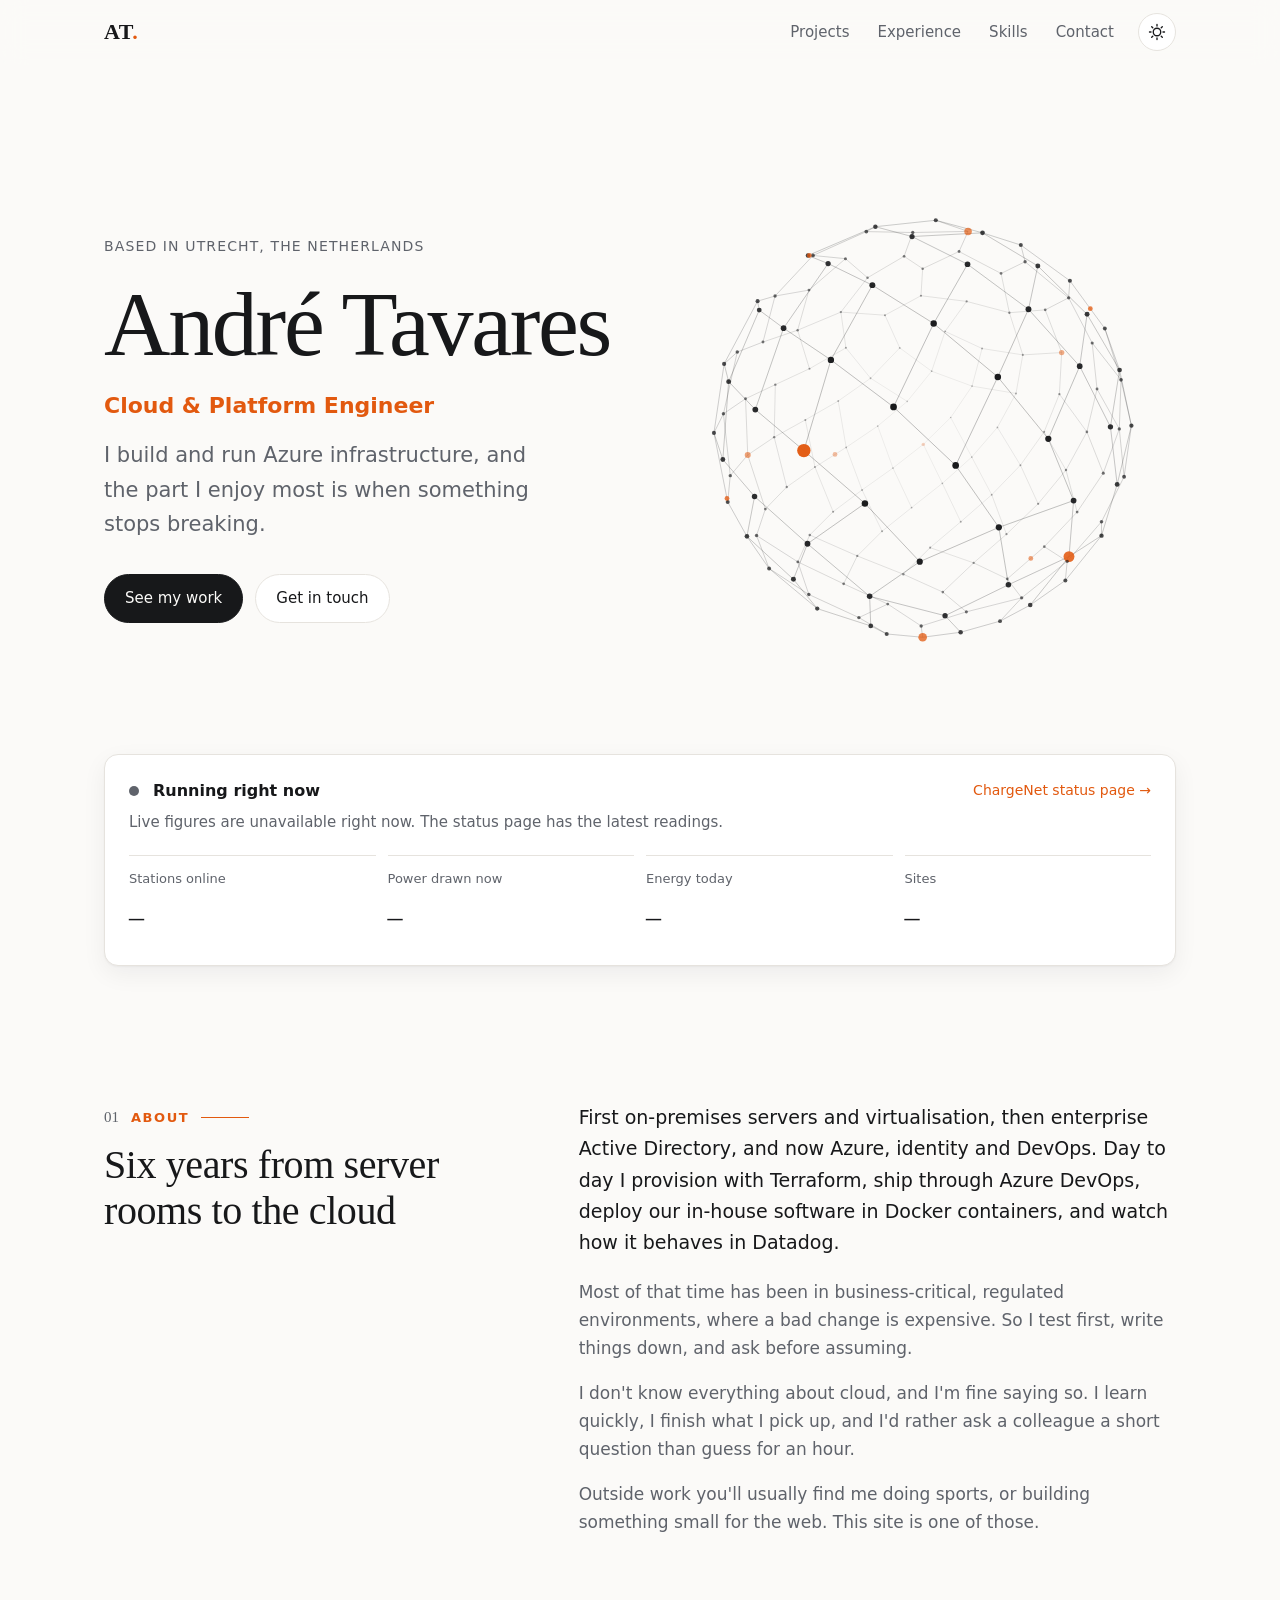
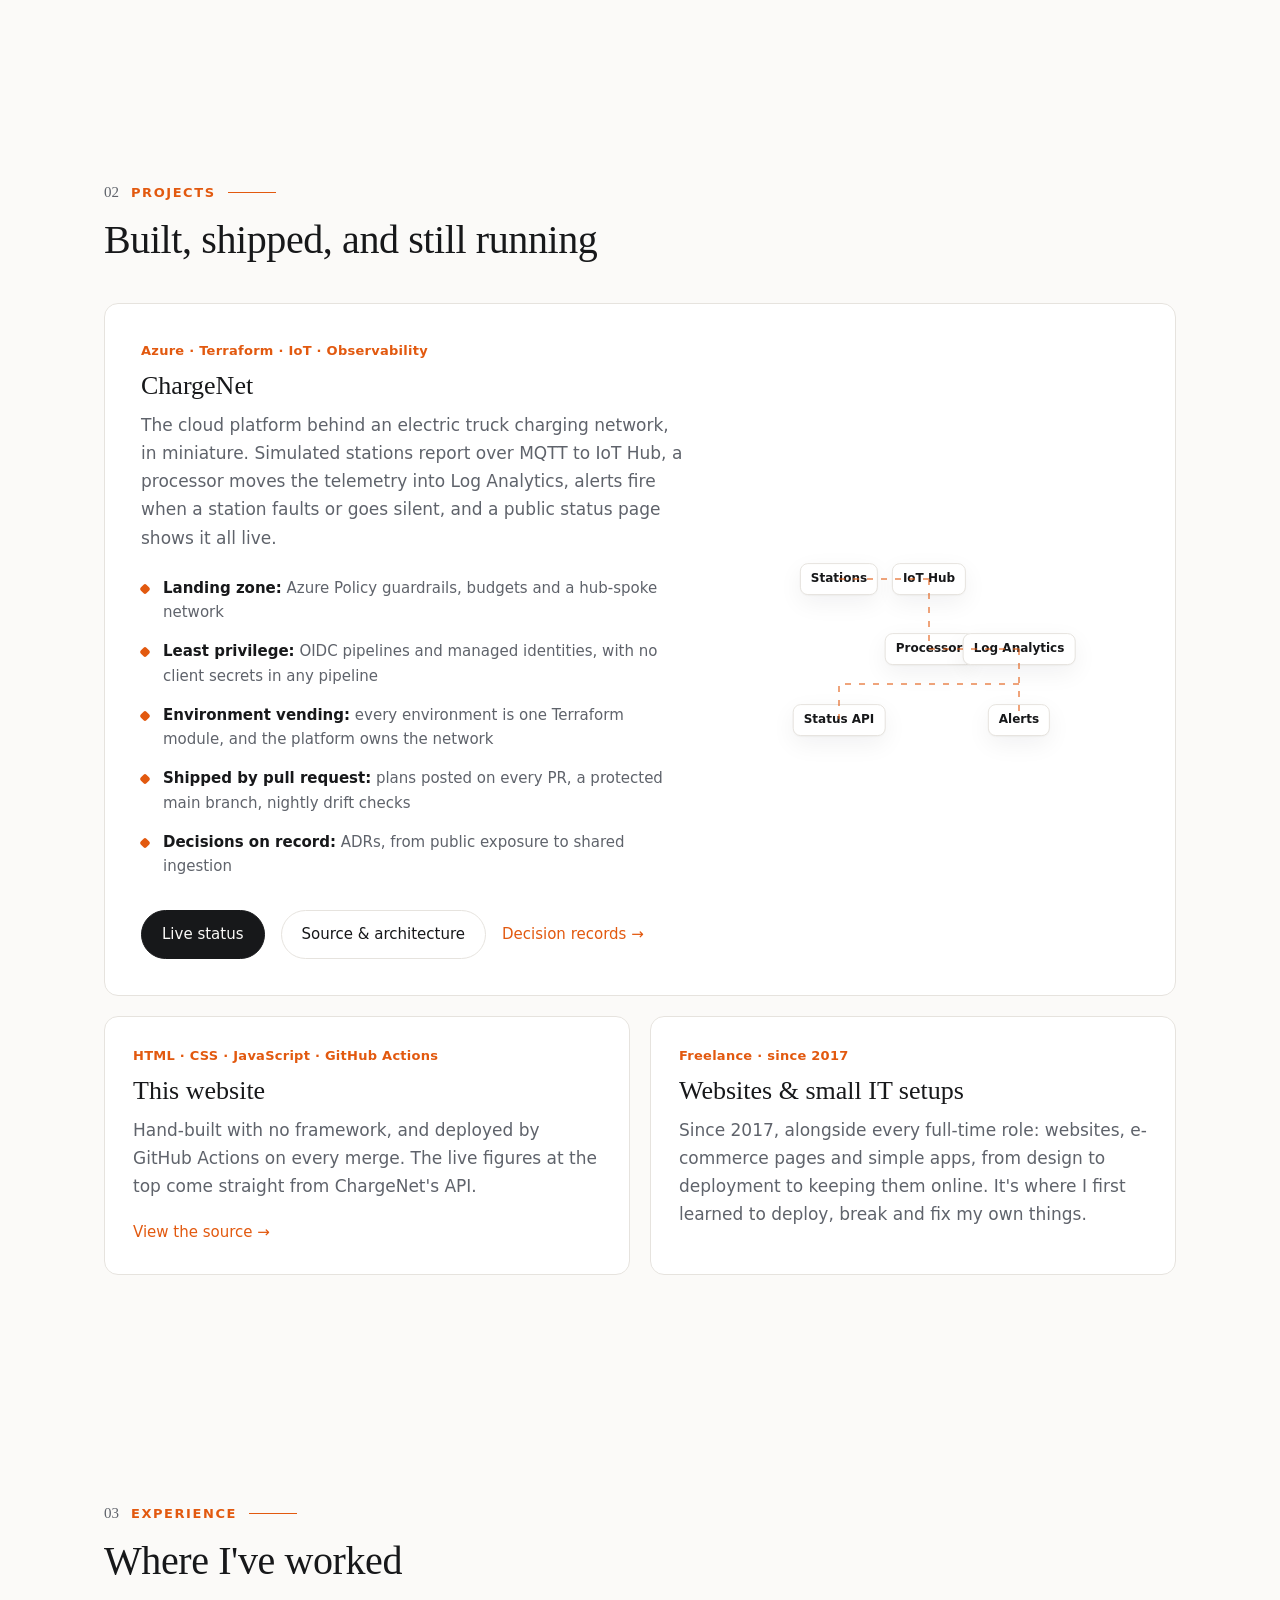
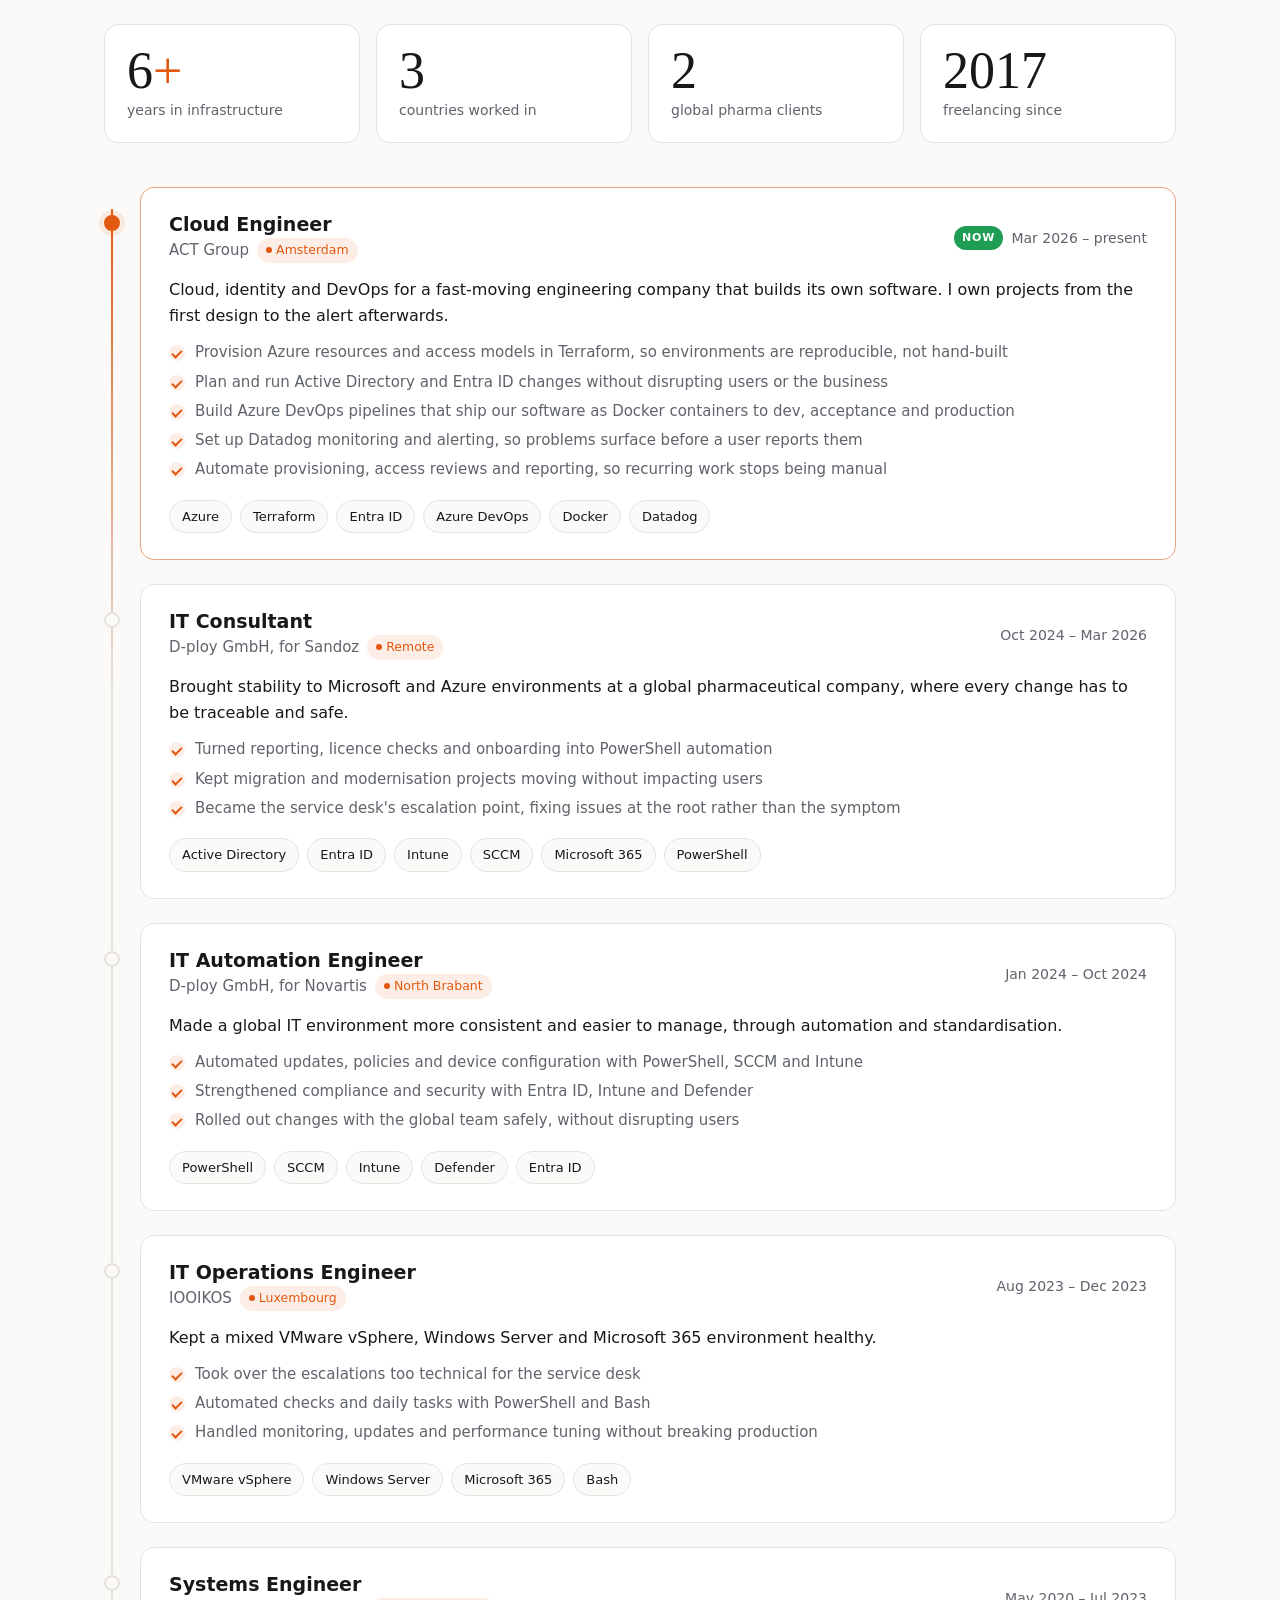
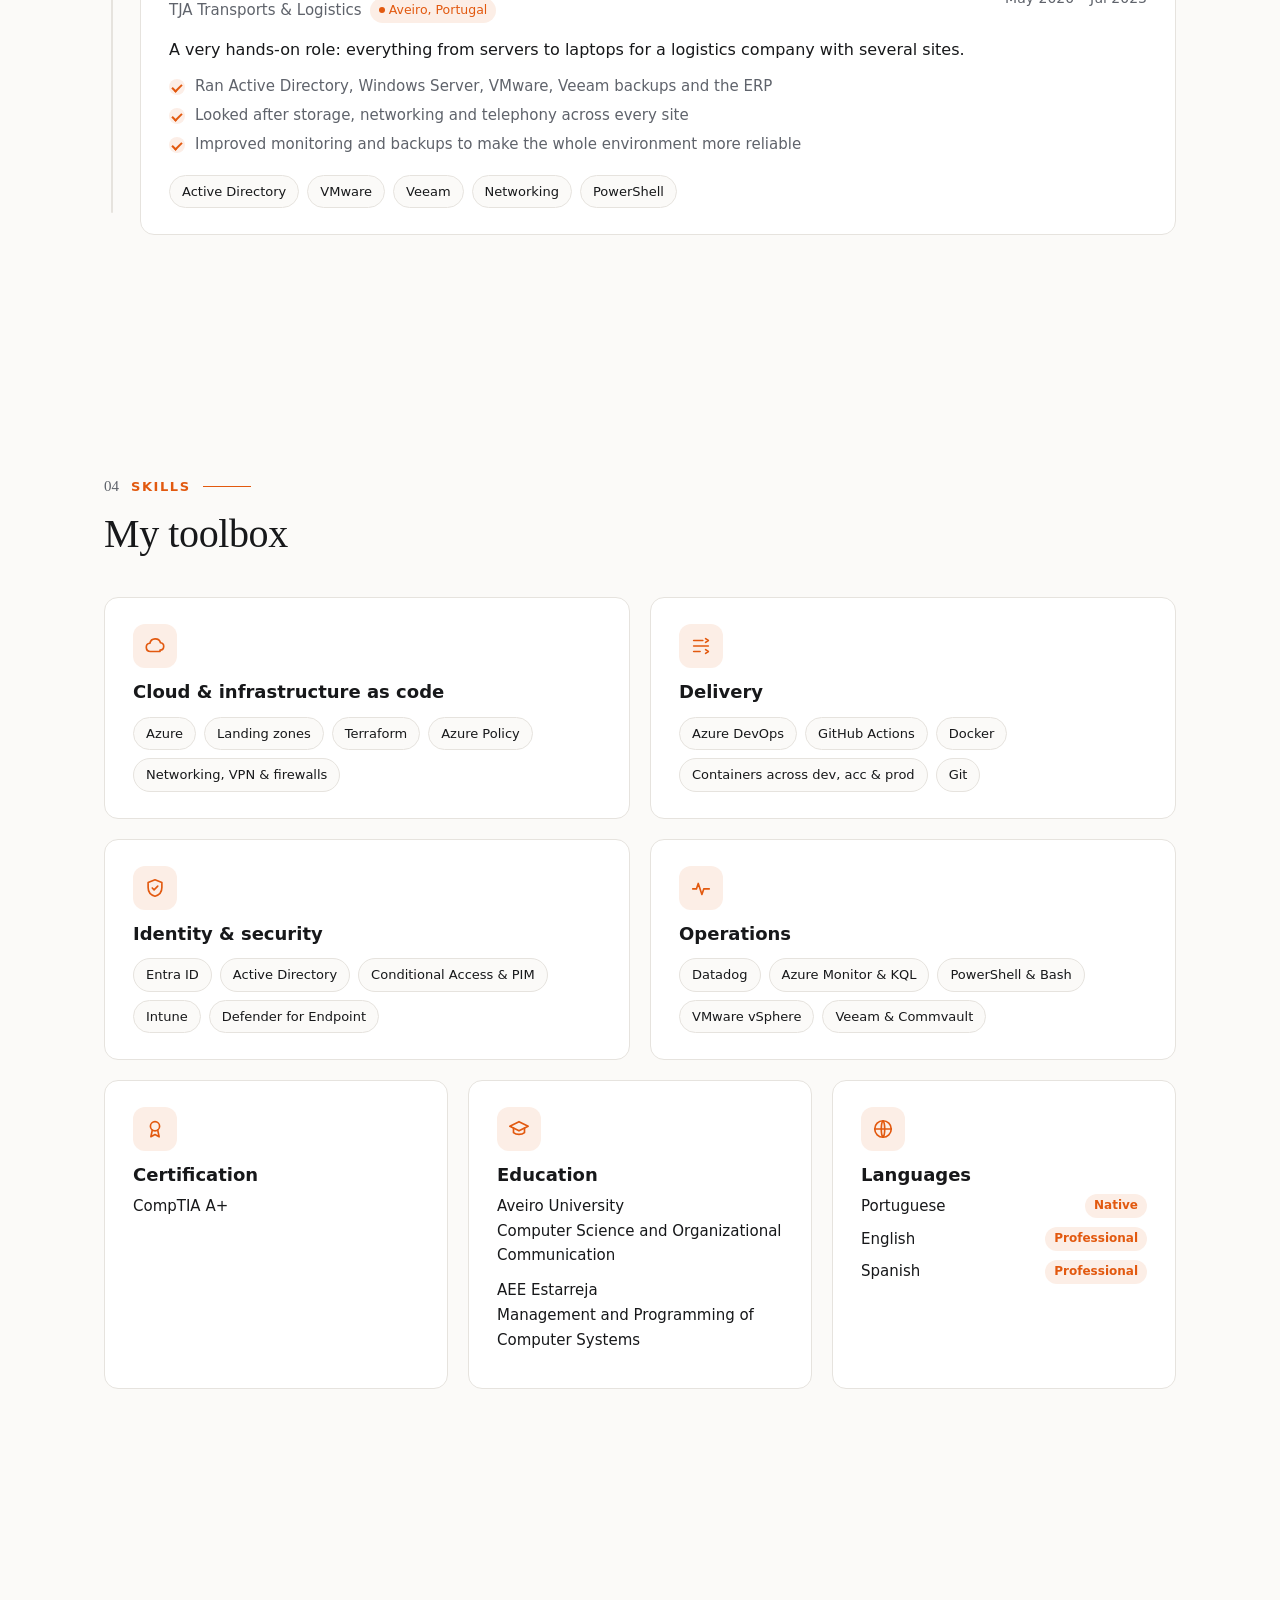
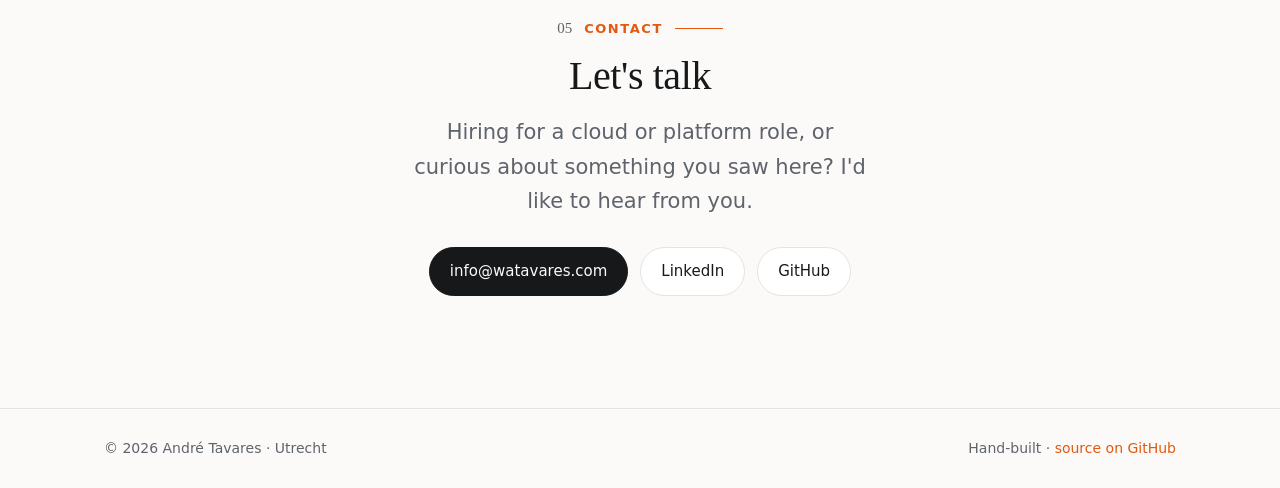
<file: src/index.html>
<!doctype html>
<html lang="en">
<head>
  <meta charset="utf-8">
  <meta name="viewport" content="width=device-width, initial-scale=1">
  <title>André Tavares · Cloud & Platform Engineer</title>
  <meta name="description" content="André Tavares, Cloud & Platform Engineer in Utrecht. Six years of infrastructure in business-critical, regulated environments, now Azure, Terraform and identity.">
  <meta property="og:title" content="André Tavares · Cloud & Platform Engineer">
  <meta property="og:description" content="Azure infrastructure, automation and operational reliability across hybrid environments.">
  <meta property="og:url" content="https://watavares.com">
  <meta property="og:type" content="website">
  <meta name="theme-color" content="#fbfaf8" media="(prefers-color-scheme: light)">
  <meta name="theme-color" content="#0f1012" media="(prefers-color-scheme: dark)">
  <link rel="icon" href="favicon.svg" type="image/svg+xml">
  <link rel="stylesheet" href="styles.css">
  <script>
    // Before first paint, so there's no flash: saved theme, and enable scroll-reveal styles
    document.documentElement.classList.add("js");
    try { const t = localStorage.getItem("theme"); if (t) document.documentElement.dataset.theme = t; } catch (e) {}
    // Safety net: if main.js never runs, show everything anyway
    setTimeout(() => { if (!window.siteReady) document.querySelectorAll("[data-reveal]").forEach((el) => el.classList.add("in")); }, 2500);
  </script>
  <script src="main.js" defer></script>
</head>
<body>
  <a class="skip" href="#main">Skip to content</a>

  <header class="nav">
    <div class="container nav-inner">
      <a class="logo" href="#top" aria-label="André Tavares, home">AT<span>.</span></a>
      <nav aria-label="Main">
        <a href="#projects">Projects</a>
        <a href="#experience">Experience</a>
        <a href="#skills">Skills</a>
        <a href="#contact">Contact</a>
      </nav>
      <button class="theme-toggle" type="button" aria-label="Toggle dark mode">
        <svg viewBox="0 0 24 24" aria-hidden="true"><path class="sun" d="M12 4V2m0 20v-2m8-8h2M2 12h2m13.66-5.66 1.41-1.41M4.93 19.07l1.41-1.41m0-11.32L4.93 4.93m14.14 14.14-1.41-1.41M12 17a5 5 0 1 0 0-10 5 5 0 0 0 0 10Z"/><path class="moon" d="M21 12.8A9 9 0 1 1 11.2 3a7 7 0 0 0 9.8 9.8Z"/></svg>
      </button>
    </div>
  </header>

  <main id="main">
    <!-- Hero -->
    <section class="hero" id="top">
      <div class="container hero-inner">
        <div class="hero-text">
          <p class="eyebrow">Based in Utrecht, the Netherlands</p>
          <h1>André Tavares</h1>
          <p class="role">Cloud &amp; Platform Engineer</p>
          <p class="lede">I build and run Azure infrastructure, and the part I enjoy most is when something stops breaking.</p>
          <div class="cta">
            <a class="btn primary" href="#projects">See my work</a>
            <a class="btn" href="#contact">Get in touch</a>
          </div>
        </div>
        <div class="hero-visual" aria-hidden="true">
          <canvas id="network"></canvas>
        </div>
      </div>
    </section>

    <!-- Live -->
    <section class="live" aria-labelledby="live-title">
      <div class="container">
        <div class="live-card" data-reveal>
          <div class="live-head">
            <span class="pulse" aria-hidden="true"></span>
            <h2 id="live-title">Running right now</h2>
            <a class="live-link" href="https://ca-api-dev.happytree-a55da5f4.northeurope.azurecontainerapps.io">ChargeNet status page →</a>
          </div>
          <p class="live-sub">Live from ChargeNet, a platform I built and run on Azure: simulated truck charging stations reporting through IoT Hub every five minutes.</p>
          <dl class="live-stats" id="live-stats">
            <div><dt>Stations online</dt><dd data-stat="online">–</dd></div>
            <div><dt>Power drawn now</dt><dd data-stat="power">–</dd></div>
            <div><dt>Energy today</dt><dd data-stat="energy">–</dd></div>
            <div><dt>Sites</dt><dd data-stat="sites">–</dd></div>
          </dl>
        </div>
      </div>
    </section>

    <!-- About -->
    <section class="section" id="about" aria-labelledby="about-title">
      <div class="container two-col">
        <div data-reveal>
          <p class="kicker"><span class="num">01</span>About</p>
          <h2 id="about-title">Six years from server rooms to the cloud</h2>
        </div>
        <div class="prose" data-reveal>
          <p>First on-premises servers and virtualisation, then enterprise Active Directory, and now Azure, identity and DevOps. Day to day I provision with Terraform, ship through Azure DevOps, deploy our in-house software in Docker containers, and watch how it behaves in Datadog.</p>
          <p>Most of that time has been in business-critical, regulated environments, where a bad change is expensive. So I test first, write things down, and ask before assuming.</p>
          <p>I don't know everything about cloud, and I'm fine saying so. I learn quickly, I finish what I pick up, and I'd rather ask a colleague a short question than guess for an hour.</p>
          <p>Outside work you'll usually find me doing sports, or building something small for the web. This site is one of those.</p>
        </div>
      </div>
    </section>

    <!-- Projects -->
    <section class="section" id="projects" aria-labelledby="projects-title">
      <div class="container">
        <div data-reveal>
          <p class="kicker"><span class="num">02</span>Projects</p>
          <h2 id="projects-title">Built, shipped, and still running</h2>
        </div>

        <article class="project feature tilt" data-reveal>
          <div class="project-body">
            <p class="project-tag">Azure · Terraform · IoT · Observability</p>
            <h3>ChargeNet</h3>
            <p>The cloud platform behind an electric truck charging network, in miniature. Simulated stations report over MQTT to IoT Hub, a processor moves the telemetry into Log Analytics, alerts fire when a station faults or goes silent, and a public status page shows it all live.</p>
            <ul class="facts">
              <li><b>Landing zone:</b> Azure Policy guardrails, budgets and a hub-spoke network</li>
              <li><b>Least privilege:</b> OIDC pipelines and managed identities, with no client secrets in any pipeline</li>
              <li><b>Environment vending:</b> every environment is one Terraform module, and the platform owns the network</li>
              <li><b>Shipped by pull request:</b> plans posted on every PR, a protected main branch, nightly drift checks</li>
              <li><b>Decisions on record:</b> ADRs, from public exposure to shared ingestion</li>
            </ul>
            <div class="links">
              <a class="btn primary" href="https://ca-api-dev.happytree-a55da5f4.northeurope.azurecontainerapps.io">Live status</a>
              <a class="btn" href="https://github.com/watavares/chargenet">Source &amp; architecture</a>
              <a class="text-link" href="https://github.com/watavares/chargenet/tree/main/docs/decisions">Decision records →</a>
            </div>
          </div>
          <div class="project-visual" aria-hidden="true">
            <div class="arch">
              <span class="node n1">Stations</span>
              <span class="node n2">IoT Hub</span>
              <span class="node n3">Processor</span>
              <span class="node n4">Log Analytics</span>
              <span class="node n5">Alerts</span>
              <span class="node n6">Status API</span>
              <svg viewBox="0 0 300 220" class="arch-lines"><path d="M60 40 H150 M150 40 V110 M150 110 H240 M240 110 V180 M240 145 H60 V180"/></svg>
            </div>
          </div>
        </article>

        <div class="grid-2">
          <article class="project tilt" data-reveal>
            <p class="project-tag">HTML · CSS · JavaScript · GitHub Actions</p>
            <h3>This website</h3>
            <p>Hand-built with no framework, and deployed by GitHub Actions on every merge. The live figures at the top come straight from ChargeNet's API.</p>
            <a class="text-link" href="https://github.com/watavares/website">View the source →</a>
          </article>
          <article class="project tilt" data-reveal>
            <p class="project-tag">Freelance · since 2017</p>
            <h3>Websites &amp; small IT setups</h3>
            <p>Since 2017, alongside every full-time role: websites, e-commerce pages and simple apps, from design to deployment to keeping them online. It's where I first learned to deploy, break and fix my own things.</p>
          </article>
        </div>
      </div>
    </section>

    <!-- Experience -->
    <section class="section" id="experience" aria-labelledby="experience-title">
      <div class="container">
        <div data-reveal>
          <p class="kicker"><span class="num">03</span>Experience</p>
          <h2 id="experience-title">Where I've worked</h2>
        </div>

        <dl class="glance">
          <div data-reveal><dt>years in infrastructure</dt><dd>6<span>+</span></dd></div>
          <div data-reveal><dt>countries worked in</dt><dd>3</dd></div>
          <div data-reveal><dt>global pharma clients</dt><dd>2</dd></div>
          <div data-reveal><dt>freelancing since</dt><dd>2017</dd></div>
        </dl>

        <ol class="cv">
          <li class="cv-item" data-reveal>
            <article class="cv-card tilt current">
              <header class="cv-head">
                <div class="cv-title">
                  <h3>Cloud Engineer</h3>
                  <p>ACT Group <span class="pin">Amsterdam</span></p>
                </div>
                <p class="cv-when"><span class="now-tag">Now</span>Mar 2026 – present</p>
              </header>
              <p class="cv-sum">Cloud, identity and DevOps for a fast-moving engineering company that builds its own software. I own projects from the first design to the alert afterwards.</p>
              <ul class="cv-points">
                <li>Provision Azure resources and access models in Terraform, so environments are reproducible, not hand-built</li>
                <li>Plan and run Active Directory and Entra ID changes without disrupting users or the business</li>
                <li>Build Azure DevOps pipelines that ship our software as Docker containers to dev, acceptance and production</li>
                <li>Set up Datadog monitoring and alerting, so problems surface before a user reports them</li>
                <li>Automate provisioning, access reviews and reporting, so recurring work stops being manual</li>
              </ul>
              <ul class="chips"><li>Azure</li><li>Terraform</li><li>Entra ID</li><li>Azure DevOps</li><li>Docker</li><li>Datadog</li></ul>
            </article>
          </li>
          <li class="cv-item" data-reveal>
            <article class="cv-card tilt">
              <header class="cv-head">
                <div class="cv-title">
                  <h3>IT Consultant</h3>
                  <p>D-ploy GmbH, for Sandoz <span class="pin">Remote</span></p>
                </div>
                <p class="cv-when">Oct 2024 – Mar 2026</p>
              </header>
              <p class="cv-sum">Brought stability to Microsoft and Azure environments at a global pharmaceutical company, where every change has to be traceable and safe.</p>
              <ul class="cv-points">
                <li>Turned reporting, licence checks and onboarding into PowerShell automation</li>
                <li>Kept migration and modernisation projects moving without impacting users</li>
                <li>Became the service desk's escalation point, fixing issues at the root rather than the symptom</li>
              </ul>
              <ul class="chips"><li>Active Directory</li><li>Entra ID</li><li>Intune</li><li>SCCM</li><li>Microsoft 365</li><li>PowerShell</li></ul>
            </article>
          </li>
          <li class="cv-item" data-reveal>
            <article class="cv-card tilt">
              <header class="cv-head">
                <div class="cv-title">
                  <h3>IT Automation Engineer</h3>
                  <p>D-ploy GmbH, for Novartis <span class="pin">North Brabant</span></p>
                </div>
                <p class="cv-when">Jan 2024 – Oct 2024</p>
              </header>
              <p class="cv-sum">Made a global IT environment more consistent and easier to manage, through automation and standardisation.</p>
              <ul class="cv-points">
                <li>Automated updates, policies and device configuration with PowerShell, SCCM and Intune</li>
                <li>Strengthened compliance and security with Entra ID, Intune and Defender</li>
                <li>Rolled out changes with the global team safely, without disrupting users</li>
              </ul>
              <ul class="chips"><li>PowerShell</li><li>SCCM</li><li>Intune</li><li>Defender</li><li>Entra ID</li></ul>
            </article>
          </li>
          <li class="cv-item" data-reveal>
            <article class="cv-card tilt">
              <header class="cv-head">
                <div class="cv-title">
                  <h3>IT Operations Engineer</h3>
                  <p>IOOIKOS <span class="pin">Luxembourg</span></p>
                </div>
                <p class="cv-when">Aug 2023 – Dec 2023</p>
              </header>
              <p class="cv-sum">Kept a mixed VMware vSphere, Windows Server and Microsoft 365 environment healthy.</p>
              <ul class="cv-points">
                <li>Took over the escalations too technical for the service desk</li>
                <li>Automated checks and daily tasks with PowerShell and Bash</li>
                <li>Handled monitoring, updates and performance tuning without breaking production</li>
              </ul>
              <ul class="chips"><li>VMware vSphere</li><li>Windows Server</li><li>Microsoft 365</li><li>Bash</li></ul>
            </article>
          </li>
          <li class="cv-item" data-reveal>
            <article class="cv-card tilt">
              <header class="cv-head">
                <div class="cv-title">
                  <h3>Systems Engineer</h3>
                  <p>TJA Transports &amp; Logistics <span class="pin">Aveiro, Portugal</span></p>
                </div>
                <p class="cv-when">May 2020 – Jul 2023</p>
              </header>
              <p class="cv-sum">A very hands-on role: everything from servers to laptops for a logistics company with several sites.</p>
              <ul class="cv-points">
                <li>Ran Active Directory, Windows Server, VMware, Veeam backups and the ERP</li>
                <li>Looked after storage, networking and telephony across every site</li>
                <li>Improved monitoring and backups to make the whole environment more reliable</li>
              </ul>
              <ul class="chips"><li>Active Directory</li><li>VMware</li><li>Veeam</li><li>Networking</li><li>PowerShell</li></ul>
            </article>
          </li>
        </ol>
      </div>
    </section>

    <!-- Skills -->
    <section class="section" id="skills" aria-labelledby="skills-title">
      <div class="container">
        <div data-reveal>
          <p class="kicker"><span class="num">04</span>Skills</p>
          <h2 id="skills-title">My toolbox</h2>
        </div>
        <div class="toolbox">
          <div class="tool-card" data-reveal>
            <span class="tool-icon" aria-hidden="true"><svg viewBox="0 0 24 24"><path d="M7 18a4.5 4.5 0 0 1-.6-8.96A6 6 0 0 1 18 8.5a4 4 0 0 1-.5 7.97V18H7Z"/></svg></span>
            <h3>Cloud &amp; infrastructure as code</h3>
            <ul class="chips"><li>Azure</li><li>Landing zones</li><li>Terraform</li><li>Azure Policy</li><li>Networking, VPN &amp; firewalls</li></ul>
          </div>
          <div class="tool-card" data-reveal>
            <span class="tool-icon" aria-hidden="true"><svg viewBox="0 0 24 24"><path d="M4 6h10M4 12h16M4 18h7M17 4l3 2-3 2M17 16l3 2-3 2"/></svg></span>
            <h3>Delivery</h3>
            <ul class="chips"><li>Azure DevOps</li><li>GitHub Actions</li><li>Docker</li><li>Containers across dev, acc &amp; prod</li><li>Git</li></ul>
          </div>
          <div class="tool-card" data-reveal>
            <span class="tool-icon" aria-hidden="true"><svg viewBox="0 0 24 24"><path d="M12 3 4.5 6v5.5c0 4.6 3.2 8.3 7.5 9.5 4.3-1.2 7.5-4.9 7.5-9.5V6L12 3Z"/><path d="m9 12 2 2 4-4"/></svg></span>
            <h3>Identity &amp; security</h3>
            <ul class="chips"><li>Entra ID</li><li>Active Directory</li><li>Conditional Access &amp; PIM</li><li>Intune</li><li>Defender for Endpoint</li></ul>
          </div>
          <div class="tool-card" data-reveal>
            <span class="tool-icon" aria-hidden="true"><svg viewBox="0 0 24 24"><path d="M3 13h4l2-6 4 12 2-6h6"/></svg></span>
            <h3>Operations</h3>
            <ul class="chips"><li>Datadog</li><li>Azure Monitor &amp; KQL</li><li>PowerShell &amp; Bash</li><li>VMware vSphere</li><li>Veeam &amp; Commvault</li></ul>
          </div>
        </div>

        <div class="facts-row">
          <div class="fact-card" data-reveal>
            <span class="tool-icon" aria-hidden="true"><svg viewBox="0 0 24 24"><circle cx="12" cy="9" r="5"/><path d="m9 13.5-1.5 7 4.5-2.5 4.5 2.5-1.5-7"/></svg></span>
            <h3>Certification</h3>
            <p>CompTIA A+</p>
          </div>
          <div class="fact-card" data-reveal>
            <span class="tool-icon" aria-hidden="true"><svg viewBox="0 0 24 24"><path d="m2 9 10-5 10 5-10 5L2 9Z"/><path d="M6 11v5c3 2.5 9 2.5 12 0v-5"/></svg></span>
            <h3>Education</h3>
            <p>Aveiro University<br><span class="muted">Computer Science and Organizational Communication</span></p>
            <p>AEE Estarreja<br><span class="muted">Management and Programming of Computer Systems</span></p>
          </div>
          <div class="fact-card" data-reveal>
            <span class="tool-icon" aria-hidden="true"><svg viewBox="0 0 24 24"><circle cx="12" cy="12" r="9"/><path d="M3 12h18M12 3c2.5 2.7 2.5 15.3 0 18M12 3c-2.5 2.7-2.5 15.3 0 18"/></svg></span>
            <h3>Languages</h3>
            <ul class="langs">
              <li>Portuguese <span class="level">Native</span></li>
              <li>English <span class="level">Professional</span></li>
              <li>Spanish <span class="level">Professional</span></li>
            </ul>
          </div>
        </div>
      </div>
    </section>

    <!-- Contact -->
    <section class="section contact" id="contact" aria-labelledby="contact-title">
      <div class="container" data-reveal>
        <p class="kicker"><span class="num">05</span>Contact</p>
        <h2 id="contact-title">Let's talk</h2>
        <p class="lede">Hiring for a cloud or platform role, or curious about something you saw here? I'd like to hear from you.</p>
        <div class="contact-links">
          <a class="btn primary" href="mailto:info@watavares.com">info@watavares.com</a>
          <a class="btn" href="https://www.linkedin.com/in/watavares">LinkedIn</a>
          <a class="btn" href="https://github.com/watavares">GitHub</a>
        </div>
      </div>
    </section>
  </main>

  <footer class="footer">
    <div class="container footer-inner">
      <span>© <span id="year">2026</span> André Tavares · Utrecht</span>
      <span id="deploy">Hand-built · <a href="https://github.com/watavares/website">source on GitHub</a></span>
    </div>
  </footer>
</body>
</html>
</file>
<file: src/styles.css>
/* ---------- Tokens ---------- */
:root {
  --bg: #fbfaf8;
  --surface: #ffffff;
  --text: #17181a;
  --muted: #5f636b;
  --line: #e6e3de;
  --accent: #e2590f;
  --accent-soft: rgba(226, 89, 15, 0.1);
  --shadow: 0 1px 2px rgba(23, 24, 26, 0.04), 0 8px 24px rgba(23, 24, 26, 0.06);
  --serif: "Iowan Old Style", "Palatino Linotype", Palatino, "Book Antiqua", Georgia, serif;
  --sans: system-ui, -apple-system, "Segoe UI", Roboto, "Helvetica Neue", Arial, sans-serif;
  --radius: 14px;
  color-scheme: light;
}

@media (prefers-color-scheme: dark) {
  :root:not([data-theme="light"]) {
    --bg: #0f1012; --surface: #17181b; --text: #ecebe8; --muted: #a2a5ab; --line: #2a2c30;
    --accent: #ff8a45; --accent-soft: rgba(255, 138, 69, 0.12);
    --shadow: 0 1px 2px rgba(0, 0, 0, 0.3), 0 8px 24px rgba(0, 0, 0, 0.35);
    color-scheme: dark;
  }
}
:root[data-theme="dark"] {
  --bg: #0f1012; --surface: #17181b; --text: #ecebe8; --muted: #a2a5ab; --line: #2a2c30;
  --accent: #ff8a45; --accent-soft: rgba(255, 138, 69, 0.12);
  --shadow: 0 1px 2px rgba(0, 0, 0, 0.3), 0 8px 24px rgba(0, 0, 0, 0.35);
  color-scheme: dark;
}

/* ---------- Base ---------- */
* { box-sizing: border-box; }
html { scroll-behavior: smooth; -webkit-text-size-adjust: 100%; }
body {
  margin: 0; background: var(--bg); color: var(--text);
  font: 17px/1.65 var(--sans); -webkit-font-smoothing: antialiased;
  transition: background-color 0.3s, color 0.3s;
}
img, svg, canvas { display: block; max-width: 100%; }
a { color: inherit; }
h1, h2, h3 { margin: 0; line-height: 1.15; font-weight: 600; }
h2 { font-family: var(--serif); font-weight: 500; font-size: clamp(28px, 4vw, 40px); letter-spacing: -0.01em; }
h3 { font-size: 18px; }
p { margin: 0 0 1em; }
.container { width: 100%; max-width: 1120px; margin: 0 auto; padding-inline: 24px; }
.skip { position: absolute; left: -999px; top: 8px; background: var(--surface); padding: 8px 12px; border-radius: 8px; z-index: 100; }
.skip:focus { left: 8px; }
:focus-visible { outline: 2px solid var(--accent); outline-offset: 3px; border-radius: 4px; }

/* ---------- Nav ---------- */
.nav {
  position: sticky; top: 0; z-index: 50;
  background: color-mix(in srgb, var(--bg) 82%, transparent);
  backdrop-filter: saturate(160%) blur(12px); -webkit-backdrop-filter: saturate(160%) blur(12px);
  border-bottom: 1px solid transparent; transition: border-color 0.3s;
}
.nav.scrolled { border-bottom-color: var(--line); }
.nav-inner { display: flex; align-items: center; gap: 24px; height: 64px; }
.logo { font-family: var(--serif); font-size: 22px; font-weight: 600; text-decoration: none; letter-spacing: 0.02em; }
.logo span { color: var(--accent); }
.nav nav { display: flex; gap: 28px; margin-left: auto; }
.nav nav a { text-decoration: none; color: var(--muted); font-size: 15px; transition: color 0.2s; }
.nav nav a:hover { color: var(--text); }
.theme-toggle {
  width: 38px; height: 38px; border-radius: 50%; border: 1px solid var(--line);
  background: var(--surface); color: var(--text); cursor: pointer; display: grid; place-items: center;
}
.theme-toggle svg { width: 18px; height: 18px; fill: none; stroke: currentColor; stroke-width: 1.8; stroke-linecap: round; stroke-linejoin: round; }
.theme-toggle .moon { display: none; }
:root[data-theme="dark"] .theme-toggle .sun { display: none; }
:root[data-theme="dark"] .theme-toggle .moon { display: block; }
@media (prefers-color-scheme: dark) {
  :root:not([data-theme="light"]) .theme-toggle .sun { display: none; }
  :root:not([data-theme="light"]) .theme-toggle .moon { display: block; }
}

/* ---------- Hero ---------- */
.hero { padding-block: clamp(48px, 9vw, 110px) clamp(32px, 6vw, 72px); overflow: hidden; }
.hero-inner { display: grid; grid-template-columns: 1.05fr 1fr; align-items: center; gap: 32px; }
.eyebrow { color: var(--muted); font-size: 14px; letter-spacing: 0.08em; text-transform: uppercase; margin-bottom: 20px; }
.hero h1 { font-family: var(--serif); font-weight: 500; font-size: clamp(48px, 8vw, 92px); letter-spacing: -0.025em; line-height: 1; }
.role { color: var(--accent); font-weight: 600; font-size: clamp(18px, 2.2vw, 22px); margin: 18px 0 14px; }
.lede { color: var(--muted); font-size: clamp(18px, 2vw, 21px); max-width: 34ch; }
.cta { display: flex; flex-wrap: wrap; gap: 12px; margin-top: 32px; }
.hero-visual { position: relative; aspect-ratio: 1; width: 100%; max-width: 520px; justify-self: end; }
.hero-visual canvas { width: 100%; height: 100%; }
.hero-text > * { animation: rise 0.9s cubic-bezier(0.2, 0.7, 0.2, 1) both; }
.hero-text > :nth-child(2) { animation-delay: 0.08s; }
.hero-text > :nth-child(3) { animation-delay: 0.16s; }
.hero-text > :nth-child(4) { animation-delay: 0.24s; }
.hero-text > :nth-child(5) { animation-delay: 0.32s; }
.hero-visual { animation: fade 1.6s ease both 0.2s; }
@keyframes rise { from { opacity: 0; transform: translateY(18px); } to { opacity: 1; transform: none; } }
@keyframes fade { from { opacity: 0; } to { opacity: 1; } }

/* ---------- Buttons & links ---------- */
.btn {
  display: inline-flex; align-items: center; gap: 8px; padding: 11px 20px; border-radius: 999px;
  border: 1px solid var(--line); background: var(--surface); color: var(--text);
  text-decoration: none; font-size: 15px; font-weight: 500;
  transition: transform 0.2s, border-color 0.2s, background-color 0.2s, box-shadow 0.2s;
}
.btn:hover { transform: translateY(-2px); border-color: var(--text); box-shadow: var(--shadow); }
.btn.primary { background: var(--text); color: var(--bg); border-color: var(--text); }
.text-link { color: var(--accent); text-decoration: none; font-weight: 500; font-size: 15px; }
.text-link:hover { text-decoration: underline; text-underline-offset: 4px; }

/* ---------- Live strip ---------- */
.live { padding-bottom: 24px; }
.live-card { background: var(--surface); border: 1px solid var(--line); border-radius: var(--radius); padding: 24px; box-shadow: var(--shadow); }
.live-head { display: flex; flex-wrap: wrap; align-items: center; gap: 10px 14px; }
.live-head h2 { font-family: var(--sans); font-size: 16px; font-weight: 600; letter-spacing: 0; }
.live-link { margin-left: auto; color: var(--accent); text-decoration: none; font-size: 14px; font-weight: 500; }
.live-sub { color: var(--muted); font-size: 15px; margin: 8px 0 20px; }
.pulse { width: 10px; height: 10px; border-radius: 50%; background: #1f9d55; box-shadow: 0 0 0 0 rgba(31, 157, 85, 0.5); animation: pulse 2s infinite; }
.pulse.down { background: var(--muted); animation: none; }
@keyframes pulse { 70% { box-shadow: 0 0 0 10px rgba(31, 157, 85, 0); } 100% { box-shadow: 0 0 0 0 rgba(31, 157, 85, 0); } }
.live-stats { display: grid; grid-template-columns: repeat(auto-fit, minmax(150px, 1fr)); gap: 12px; margin: 0; }
.live-stats div { border-top: 1px solid var(--line); padding-top: 12px; }
.live-stats dt { color: var(--muted); font-size: 13px; }
.live-stats dd { margin: 2px 0 0; font-family: var(--serif); font-size: 30px; font-variant-numeric: tabular-nums; }

/* ---------- Sections ---------- */
.section { padding-block: clamp(64px, 9vw, 112px); }
.kicker { color: var(--accent); font-size: 13px; font-weight: 600; letter-spacing: 0.12em; text-transform: uppercase; margin-bottom: 12px; }
.two-col { display: grid; grid-template-columns: 1fr 1.4fr; gap: 48px; }
.prose p { color: var(--muted); }
.prose p:first-child { color: var(--text); font-size: 19px; }

/* ---------- Projects ---------- */
.project {
  background: var(--surface); border: 1px solid var(--line); border-radius: var(--radius); padding: 28px;
  transition: box-shadow 0.3s, border-color 0.3s; transform-style: preserve-3d; will-change: transform;
}
.project:hover { box-shadow: var(--shadow); border-color: color-mix(in srgb, var(--accent) 35%, var(--line)); }
.project h3 { font-family: var(--serif); font-weight: 500; font-size: 26px; margin-bottom: 10px; }
.project p { color: var(--muted); }
.project-tag { font-size: 13px; color: var(--accent) !important; font-weight: 600; letter-spacing: 0.02em; margin-bottom: 10px; }
.feature { display: grid; grid-template-columns: 1.3fr 1fr; gap: 32px; margin: 40px 0 20px; padding: 36px; }
.facts { list-style: none; padding: 0; margin: 0 0 24px; }
.facts li { padding: 7px 0 7px 22px; position: relative; color: var(--muted); font-size: 15px; }
.facts li::before { content: ""; position: absolute; left: 0; top: 16px; width: 8px; height: 8px; border-radius: 2px; background: var(--accent); transform: rotate(45deg); }
.facts b { color: var(--text); font-weight: 600; }
.links { display: flex; flex-wrap: wrap; align-items: center; gap: 12px 16px; }
.grid-2 { display: grid; grid-template-columns: repeat(auto-fit, minmax(300px, 1fr)); gap: 20px; }

/* Small animated architecture diagram */
.project-visual { display: grid; place-items: center; }
.arch { position: relative; width: 100%; max-width: 300px; aspect-ratio: 300 / 220; }
.arch-lines { position: absolute; inset: 0; width: 100%; height: 100%; }
.arch-lines path { fill: none; stroke: var(--accent); stroke-width: 2; stroke-dasharray: 6 8; animation: flow 1.6s linear infinite; opacity: 0.55; }
@keyframes flow { to { stroke-dashoffset: -28; } }
.node {
  position: absolute; transform: translate(-50%, -50%); white-space: nowrap;
  background: var(--surface); border: 1px solid var(--line); border-radius: 8px;
  padding: 5px 10px; font-size: 12px; font-weight: 600; box-shadow: var(--shadow);
}
.n1 { left: 20%; top: 18%; } .n2 { left: 50%; top: 18%; } .n3 { left: 50%; top: 50%; }
.n4 { left: 80%; top: 50%; } .n5 { left: 80%; top: 82%; } .n6 { left: 20%; top: 82%; }

/* ---------- Timeline ---------- */
.timeline { list-style: none; padding: 0; margin: 40px 0 0; }
.timeline li { display: grid; grid-template-columns: 200px 1fr; gap: 32px; padding: 28px 0; border-top: 1px solid var(--line); }
.when { color: var(--muted); font-size: 14px; font-variant-numeric: tabular-nums; }
.when span { display: block; font-size: 13px; opacity: 0.8; }
.what h3 { margin-bottom: 8px; }
.what h3 span { color: var(--muted); font-weight: 400; }
.what p, .what li { color: var(--muted); font-size: 16px; }
.what ul { margin: 0; padding-left: 18px; }
.what li { margin: 4px 0; }
.what li::marker { color: var(--accent); }

/* ---------- Skills ---------- */
.skills { display: grid; grid-template-columns: repeat(auto-fit, minmax(240px, 1fr)); gap: 20px; margin-top: 40px; }
.skill-group { border-top: 2px solid var(--text); padding-top: 16px; }
.skill-group h3 { margin-bottom: 8px; }
.skill-group p { color: var(--muted); font-size: 15px; }
.meta-row { display: grid; grid-template-columns: repeat(auto-fit, minmax(240px, 1fr)); gap: 20px; margin-top: 40px; padding-top: 28px; border-top: 1px solid var(--line); }
.meta-row h3 { font-size: 13px; color: var(--muted); text-transform: uppercase; letter-spacing: 0.1em; margin-bottom: 8px; font-weight: 600; }
.meta-row p { font-size: 15px; }

/* ---------- Contact & footer ---------- */
.contact { text-align: center; }
.contact .lede { margin: 16px auto 28px; }
.contact-links { display: flex; flex-wrap: wrap; justify-content: center; gap: 12px; }
.footer { border-top: 1px solid var(--line); padding-block: 28px; color: var(--muted); font-size: 14px; }
.footer-inner { display: flex; flex-wrap: wrap; justify-content: space-between; gap: 8px 24px; }
.footer a { color: var(--accent); text-decoration: none; }

/* ---------- Scroll reveal ---------- */
.js [data-reveal] { opacity: 0; transform: translateY(24px); transition: opacity 0.8s cubic-bezier(0.2, 0.7, 0.2, 1), transform 0.8s cubic-bezier(0.2, 0.7, 0.2, 1); }
.js [data-reveal].in { opacity: 1; transform: none; }

/* ---------- Responsive ---------- */
@media (max-width: 860px) {
  .hero-inner, .two-col, .feature { grid-template-columns: 1fr; }
  .hero-visual { justify-self: center; max-width: 360px; order: -1; margin-bottom: -24px; }
  .timeline li { grid-template-columns: 1fr; gap: 6px; }
  .nav nav { display: none; }
  .theme-toggle { margin-left: auto; }
}

/* ---------- Reduced motion ---------- */
@media (prefers-reduced-motion: reduce) {
  html { scroll-behavior: auto; }
  *, *::before, *::after { animation: none !important; transition: none !important; }
  .js [data-reveal] { opacity: 1; transform: none; }
}

/* ---------- Section headers: number + a line that draws in ---------- */
.kicker { display: inline-flex; align-items: center; gap: 12px; }
.kicker .num { font-family: var(--serif); font-size: 15px; letter-spacing: 0; color: var(--muted); font-weight: 500; }
.kicker::after { content: ""; width: 48px; height: 1px; background: var(--accent); transform-origin: left; transition: transform .9s cubic-bezier(.2, .7, .2, 1) .2s; }
.js [data-reveal] .kicker::after { transform: scaleX(0); }
.js [data-reveal].in .kicker::after { transform: scaleX(1); }

/* ---------- At a glance ---------- */
.glance { display: grid; grid-template-columns: repeat(4, 1fr); gap: 16px; margin: 40px 0 8px; }
.glance div { background: var(--surface); border: 1px solid var(--line); border-radius: var(--radius); padding: 20px 22px; display: flex; flex-direction: column-reverse; gap: 2px; }
.glance dd { margin: 0; font-family: var(--serif); font-size: clamp(36px, 4.4vw, 52px); line-height: 1; color: var(--text); font-variant-numeric: tabular-nums; }
.glance dd span { color: var(--accent); }
.glance dt { color: var(--muted); font-size: 14px; }
.glance div:nth-child(2) { transition-delay: .08s; } .glance div:nth-child(3) { transition-delay: .16s; } .glance div:nth-child(4) { transition-delay: .24s; }

/* ---------- Experience as CV cards on a rail ---------- */
.cv { list-style: none; margin: 32px 0 0; padding: 0 0 0 36px; position: relative; }
.cv::before { content: ""; position: absolute; left: 7px; top: 34px; bottom: 34px; width: 2px; background: linear-gradient(var(--accent), var(--line) 30%); border-radius: 2px; }
.cv-item { position: relative; padding: 12px 0; }
.cv-item::before {
  content: ""; position: absolute; left: -36px; top: 40px; width: 16px; height: 16px; border-radius: 50%;
  background: var(--bg); border: 2px solid var(--line); box-sizing: border-box;
}
.cv-item:first-child::before { border-color: var(--accent); background: var(--accent); box-shadow: 0 0 0 5px var(--accent-soft); }
.js .cv-item[data-reveal] { transform: translateX(24px); }
.js .cv-item[data-reveal].in { transform: none; }
.cv-card {
  background: var(--surface); border: 1px solid var(--line); border-radius: var(--radius); padding: 26px 28px;
  transition: box-shadow .3s, border-color .3s; transform-style: preserve-3d; will-change: transform;
}
.cv-card:hover { box-shadow: var(--shadow); border-color: color-mix(in srgb, var(--accent) 35%, var(--line)); }
.cv-card.current { border-color: color-mix(in srgb, var(--accent) 45%, var(--line)); }
.cv-head { display: grid; grid-template-columns: auto 1fr auto; align-items: center; gap: 16px; margin-bottom: 14px; }
.cv-badge {
  width: 48px; height: 48px; border-radius: 12px; display: grid; place-items: center;
  background: var(--text); color: var(--bg); font-family: var(--serif); font-size: 15px; font-weight: 600; letter-spacing: .02em;
}
.cv-card.current .cv-badge { background: var(--accent); color: #fff; }
.cv-title h3 { font-size: 19px; margin-bottom: 2px; }
.cv-title p { margin: 0; color: var(--muted); font-size: 15px; display: flex; flex-wrap: wrap; align-items: center; gap: 8px; }
.pin { display: inline-flex; align-items: center; gap: 4px; font-size: 12.5px; padding: 2px 9px; border-radius: 999px; background: var(--accent-soft); color: var(--accent); font-weight: 500; }
.pin::before { content: ""; width: 6px; height: 6px; border-radius: 50%; background: currentColor; }
.cv-when { margin: 0; color: var(--muted); font-size: 14px; white-space: nowrap; font-variant-numeric: tabular-nums; display: flex; align-items: center; gap: 8px; }
.now-tag { font-size: 11px; font-weight: 700; letter-spacing: .08em; text-transform: uppercase; color: #fff; background: #1f9d55; padding: 3px 8px; border-radius: 999px; }
.cv-sum { color: var(--text); font-size: 16px; margin-bottom: 12px; }
.cv-points { list-style: none; padding: 0; margin: 0 0 18px; display: grid; gap: 6px; }
.cv-points li { position: relative; padding-left: 26px; color: var(--muted); font-size: 15px; line-height: 1.55; }
.cv-points li::before {
  content: ""; position: absolute; left: 0; top: 4px; width: 16px; height: 16px; border-radius: 50%; background: var(--accent-soft);
  -webkit-mask: none;
}
.cv-points li::after {
  content: ""; position: absolute; left: 5px; top: 7px; width: 4px; height: 8px;
  border: solid var(--accent); border-width: 0 2px 2px 0; transform: rotate(45deg);
}

/* Chips: used by experience and skills */
.chips { list-style: none; padding: 0; margin: 0; display: flex; flex-wrap: wrap; gap: 8px; }
.chips li {
  font-size: 13px; font-weight: 500; padding: 5px 12px; border-radius: 999px; border: 1px solid var(--line);
  color: var(--text); background: var(--bg); transition: border-color .2s, color .2s, background-color .2s, transform .2s;
}
.chips li:hover { border-color: var(--accent); color: var(--accent); transform: translateY(-1px); }

/* ---------- Skills toolbox ---------- */
.toolbox { display: grid; grid-template-columns: repeat(2, 1fr); gap: 20px; margin-top: 40px; }
.tool-card, .fact-card {
  background: var(--surface); border: 1px solid var(--line); border-radius: var(--radius); padding: 26px 28px;
  transition: box-shadow .3s, border-color .3s, transform .3s;
}
.tool-card:hover, .fact-card:hover { box-shadow: var(--shadow); border-color: color-mix(in srgb, var(--accent) 35%, var(--line)); transform: translateY(-3px); }
.tool-card h3, .fact-card h3 { font-size: 18px; margin: 14px 0 14px; }
.tool-icon { width: 44px; height: 44px; border-radius: 12px; display: grid; place-items: center; background: var(--accent-soft); color: var(--accent); }
.tool-icon svg { width: 22px; height: 22px; fill: none; stroke: currentColor; stroke-width: 1.8; stroke-linecap: round; stroke-linejoin: round; }
.toolbox .tool-card:nth-child(2), .facts-row .fact-card:nth-child(2) { transition-delay: .08s; }
.toolbox .tool-card:nth-child(3), .facts-row .fact-card:nth-child(3) { transition-delay: .16s; }
.toolbox .tool-card:nth-child(4) { transition-delay: .24s; }
.facts-row { display: grid; grid-template-columns: repeat(3, 1fr); gap: 20px; margin-top: 20px; }
.fact-card h3 { margin-bottom: 8px; }
.fact-card p { font-size: 15px; margin-bottom: 10px; }
.langs { list-style: none; padding: 0; margin: 0; display: grid; gap: 8px; }
.langs li { display: flex; justify-content: space-between; align-items: center; font-size: 15px; }
.level { font-size: 12px; font-weight: 600; padding: 2px 9px; border-radius: 999px; background: var(--accent-soft); color: var(--accent); }

@media (max-width: 860px) {
  .glance { grid-template-columns: 1fr 1fr; }
  .toolbox, .facts-row { grid-template-columns: 1fr; }
  .cv { padding-left: 28px; }
  .cv-item::before { left: -28px; }
  .cv::before { left: 6px; }
  .cv-head { grid-template-columns: auto 1fr; }
  .cv-when { grid-column: 1 / -1; }
  .cv-card { padding: 22px; }
}
@media (prefers-reduced-motion: reduce) {
  .js [data-reveal] .kicker::after { transform: none; }
}
/* CV cards without monogram badges */
.cv-head { grid-template-columns: 1fr auto; }
@media (max-width: 860px) { .cv-head { grid-template-columns: 1fr; } .cv-when { grid-column: auto; } }
</file>
